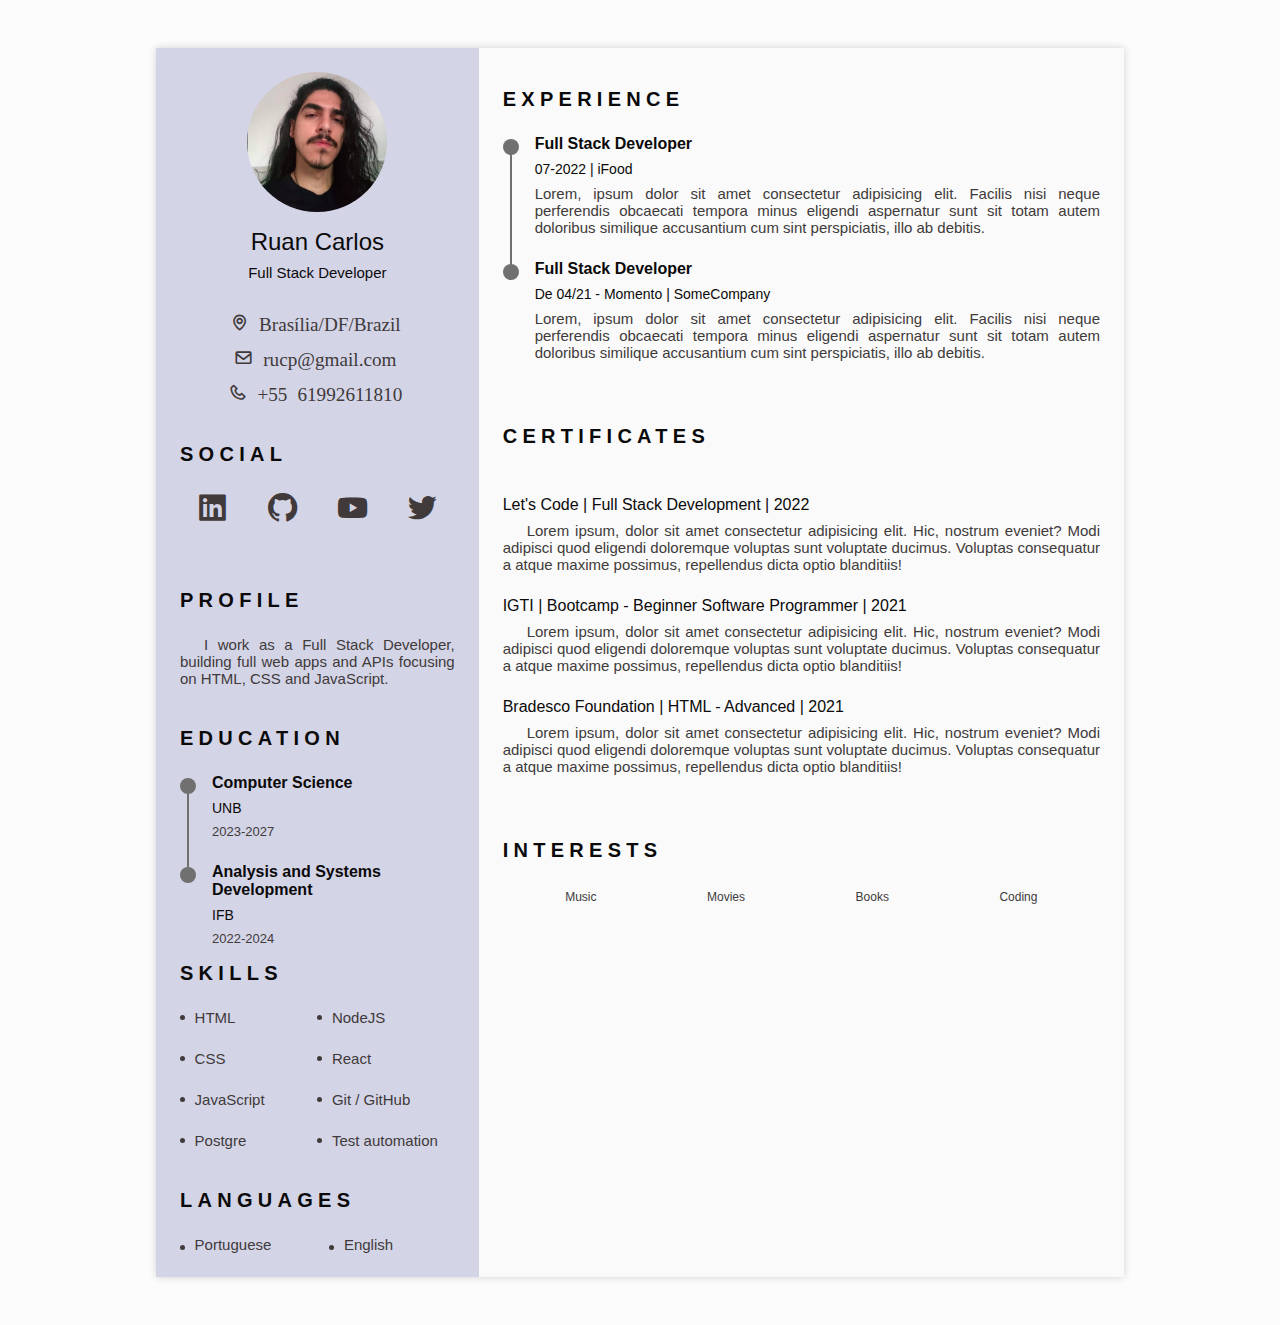
<file: index.html>
<!DOCTYPE html>
<html lang="pt-br">
<head>
    <meta charset="UTF-8">
    <meta http-equiv="X-UA-Compatible" content="IE=edge">
    <meta name="viewport" content="width=device-width, initial-scale=1.0">
    <title>Ruan Paulo CV</title>
    <!-- FONTES -->
    <link
      href="https://fonts.googleapis.com/css2?family=Lato:wght@400;700&family=Lora:wght@600&display=swap"
      rel="stylesheet"
    />

    <!-- BOX ICONS -->
    <link
      rel="stylesheet"
      href="https://cdn.jsdelivr.net/npm/boxicons@latest/css/boxicons.min.css"
    />

    <!-- ICONS FONT AWESOME TESTE -->
    <link rel="stylesheet" href="https://pro.fontawesome.com/releases/v5.10.0/css/all.css" integrity="sha384-AYmEC3Yw5cVb3ZcuHtOA93w35dYTsvhLPVnYs9eStHfGJvOvKxVfELGroGkvsg+p" crossorigin="anonymous"/>

    <!-- CSS -->
    <link rel="stylesheet" href="./src/assets/css/style.css">


</head>
<body>
<!-- HEADER / CABEÇALHO-->
<header class="l-header">
    <nav class="nav bd-container">
        <a href="#" class="nav-logo">Ruan Carlos</a>
        <div class="nav-menu" id="nav-menu">
            <ul class="nav-list">
                <li class="nav_item">
                    <a href="#home" class="nav_link">
                        <i class="nav_icon">Home</i>
                    </a>
                </li>

                <li class="nav_item">
                    <a href="#profile" class="nav_link">
                        <i class="nav_icon">Profile</i>
                    </a>
                </li>

                <li class="nav_item">
                    <a href="#education" class="nav_link">
                        <i class="nav_icon">Education</i>
                    </a>
                </li>

                <li class="nav_item">
                    <a href="#skills" class="nav_link">
                        <i class="nav_icon">Skills</i>
                    </a>
                </li>

                <li class="nav_item">
                    <a href="#experience" class="nav_link">
                        <i class="nav_icon">Experience</i>
                    </a>
                </li>

                <li class="nav_item">
                    <a href="#certificates" class="nav_link">
                        <i class="nav_icon">Certificates</i>
                    </a>
                </li>

                <li class="nav_item">
                    <a href="#interests" class="nav_link">
                        <i class="nav_icon">Interests</i>
                    </a>
                </li>
            </ul>
        </div>
         <!-- ADICIONA O TOGLE DE NAVEGAÇÃO -->
      <div class="nav__toggle" id="nav-toggle">
        <i class="bx bx-grid-alt"></i>
      </div>
    </nav>
</header>
<!-- FIM DO HEADER -->

<!-- INÍCIO MAIN -->
<main class="l_main bd-container">
    <div class="resume" id="area-curriculo">
        <div class="resume-left">
            <!-- HOME -->
            <section class="home" id="home">
                <div class="home-container section bd-grid">
                    <div class="home-data bd-grid">
                        <img src="./src/assets/img/perfil.png" alt="foto-ruan" class="home-img">
                        <h1 class="home-title">Ruan Carlos</h1>

                        <h3 class="home-profession">Full Stack Developer</h2>
                    </div>
                </div>
                <address class="home-address bd-grid">
                    <span class="home-information">
                        <i class="bx bx-map home_icon">&nbsp;<a href="https://goo.gl/maps/z3WyZZKy2Nbm7V7U7" target="_blank">Brasília/DF/Brazil</a></i>
                    </span>
                    <span class="home-information">
                        <i class="bx bx-envelope home_icon"><a href="mailto:rucp@gmail.com">&nbsp;rucp@gmail.com</a></i>
                    </span>
                    <span class="home-information">
                        <i class="bx bx-phone home_icon"><a href="tel:+5561992611810">&nbsp;+55 61992611810</a></i>
                    </span>
                </address>
            </section>
            <!-- SOCIAL -->
            <section class="social section">
                <h2 class="section-title">Social</h2>
                <div class="social-container bd-grid">
                    <a href="https://www.linkedin.com/in/rucp/" target="_blank" class="social-link"><i class="bx bxl-linkedin-square social-icon"></i></a>

                    <a href="https://github.com/rucp" target="_blank" class="social-link"><i class="bx bxl-github social-icon"></i></a>

                    <a href="https://www.youtube.com/channel/UCL4lhyopieQJTWhKc9r9Y0Q" target="_blank" class="social-link"><i class="bx bxl-youtube social-icon"></i></a>

                    <a href="#" class="social-link"><i class="bx bxl-twitter social-icon"></i></a>
                </div>
            </section>

            <!-- PROFILE -->
            <section class="profile section" id="profile">
                <h2 class="section-title">Profile</h2>
                <p class="profile-description">
                    I work as a Full Stack Developer, building full web apps and APIs focusing on HTML, CSS and JavaScript. 
                </p>
            </section>

            <!-- EDUCATION -->

            <section class="education" id="education">
                <h2 class="section-title">Education</h2>
                <!-- CONTAINER -->
                <div class="education-container bd-grid">
                        
                        <!-- CONTENT -->
                    <div class="education-content">

                        <div class="education-time">
                            <span class="education-rounder"></span>
                            <span class="education-line"></span>
                        </div>
                        

                        <div class="education-data bd-grid">

                            <h3 class="education-title">Computer Science</h3>
                            <span class="education-studies">UNB</span>
                            <span class="education-year">2023-2027</span>
                        </div>
                    </div>   

                    <div class="education-content">

                        <div class="education-time">
                            <span class="education-rounder"></span>
                        </div>
                        

                        <div class="education-data bd-grid">

                            <h3 class="education-title">
                                Analysis and Systems Development</h3>
                            <span class="education-studies">IFB</span>
                            <span class="education-year">2022-2024</span>
                        </div>
                    </div>   
                    
                        <!-- FIM CONTANT -->
                   
                </div>
                <!-- FIM CONTAINER -->
            </section>

            <!-- SKILLS -->
            <section class="skills" id="skills">
                <h2 class="section-title">Skills</h2>
                <div class="skills-content bd-grid">
                    <ul class="skills-data">
                        <li class="skills-name">
                            <span class="skills-circle">
                            </span> HTML
                        </li>
                        <li class="skills-name">
                            <span class="skills-circle">
                            </span> CSS
                        </li>
                        <li class="skills-name">
                            <span class="skills-circle">
                            </span> JavaScript
                        </li>
                        <li class="skills-name">
                            <span class="skills-circle">
                            </span> Postgre
                        </li>
                    </ul>
                    <ul class="skills-data">
                        <li class="skills-name">
                            <span class="skills-circle">
                            </span> NodeJS
                        </li>
                        <li class="skills-name">
                            <span class="skills-circle">
                            </span> React
                        </li>
                        <li class="skills-name">
                            <span class="skills-circle">
                            </span> Git / GitHub
                        </li>
                        <li class="skills-name">
                            <span class="skills-circle">
                            </span> Test automation
                        </li>
                    </ul>
                </div>
            </section> 

            <!-- LANGUAGES -->
            <section class="languages" id="languages">
                <h2 class="section-title">Languages</h2>
                <div class="languages-content bd-grid">
                    <ul class="languages-data">
                        <li class="languages-name">
                            <span class="languages-circle">
                            </span>Portuguese
                        </li>
                    </ul>
                    
                    <ul class="languages-data">
                        <li class="languages-name">
                            <span class="languages-circle">
                            </span>English
                        </li>
                    </ul>
                    
                </div>
            </section>
        </div>
            <!-- INICIO DO GRID BRANCO -->
        <div class="resume-right">
            <!-- INICIO EXPERIENCES -->
            <section class="experience section" id="experience">
                <h2 class="section-title">Experience</h2>
                <div class="experience-container bd-grid">
                    <div class="experience-content">

                        <div class="experience-time">
                            <span class="experience-rounder"></span>
                            <span class="experience-line"></span>
                        </div>
                        

                        <div class="experience-data bd-grid">

                            <h3 class="experience-title">Full Stack Developer</h3>
                            <span class="experience-company">07-2022 | iFood</span>
                            <p class="experience-description">Lorem, ipsum dolor sit amet consectetur adipisicing elit. Facilis nisi neque perferendis obcaecati tempora minus eligendi aspernatur sunt sit totam autem doloribus similique accusantium cum sint perspiciatis, illo ab debitis.</p>
                        </div>
                    </div>   

                    <div class="experience-content">

                        <div class="experience-time">
                            <span class="experience-rounder"></span>
                        </div>
                        

                        <div class="experience-data bd-grid">

                            <h3 class="experience-title">Full Stack Developer</h3>
                            <span class="experience-company">De 04/21 - Momento | SomeCompany</span>
                            <p class="experience-description">Lorem, ipsum dolor sit amet consectetur adipisicing elit. Facilis nisi neque perferendis obcaecati tempora minus eligendi aspernatur sunt sit totam autem doloribus similique accusantium cum sint perspiciatis, illo ab debitis.</p>
                        </div>
                    </div>   

                    
                </div>
            </section>

            <!-- CERTIFICATES -->
            <section class="certificates section" id="certificates">
                <div class="certificate-container bd-grid">
                    <h2 class="section-title">Certificates</h2>
                    <div class="certificate-content">
                        <h3 class="certificates-title">
                           Let's Code | Full Stack Development | 2022
                        </h3>
                        <p class="certificate-description">
                            Lorem ipsum, dolor sit amet consectetur adipisicing elit. Hic, nostrum eveniet? Modi adipisci quod eligendi doloremque voluptas sunt voluptate ducimus. Voluptas consequatur a atque maxime possimus, repellendus dicta optio blanditiis!
                        </p>
                    </div>

                    <div class="certificate-content">
                        <h3 class="certificates-title">
                            IGTI | Bootcamp - Beginner Software Programmer | 2021
                        </h3>
                        <p class="certificate-description">
                            Lorem ipsum, dolor sit amet consectetur adipisicing elit. Hic, nostrum eveniet? Modi adipisci quod eligendi doloremque voluptas sunt voluptate ducimus. Voluptas consequatur a atque maxime possimus, repellendus dicta optio blanditiis!
                        </p>
                    </div>

                    <div class="certificate-content">
                        <h3 class="certificates-title">
                            Bradesco Foundation | HTML - Advanced | 2021
                        </h3>
                        <p class="certificate-description">
                            Lorem ipsum, dolor sit amet consectetur adipisicing elit. Hic, nostrum eveniet? Modi adipisci quod eligendi doloremque voluptas sunt voluptate ducimus. Voluptas consequatur a atque maxime possimus, repellendus dicta optio blanditiis!
                        </p>
                    </div>
                </div>
            </section>

            <!-- INTERESTS -->

            <section class="interests section" id="interests">
                <h2 class="section-title">Interests</h2>

                <div class="interests-container bd-grid">
                    <div class="interests-content">
                        <i class="fas fa-music interests-icons"></i>
                        <span class="interests-name">Music</span>
                    </div>

                    <div class="interests-content">
                        <i class="fas fa-film interests-icons"></i>
                        <span class="interests-name">Movies</span>
                    </div>

                    <div class="interests-content">
                        <i class="fas fa-book interests-icons"></i>
                        <span class="interests-name">Books</span>
                    </div>

                    <div class="interests-content">
                        <i class="fas fa-code interests-icons"></i>
                        <span class="interests-name">Coding</span>
                    </div>

                </div>

            </section>
        </div>

    </div>

</main>

<!-- SCROLL TOP -->
<a href="#" class="scroll-top" id="scroll-top">
    <i class="bx bx-up-arrow-alt scroll-top-icon">

    </i>
</a>
</body>
</html>
</file>
<file: src/assets/css/style.css>
/* IMPORTANDO AS FONTES DO GOOGLE */
@import url("https://fonts.googleapis.com/css2?family=Lato:wght@400;700&family=Lora:wght@600&display=swap");

/* VARIÁVEIS NO CSS */

:root {
    --header-height: 3rem;
  
    /*========== Colors ==========*/
    --title-color: #0b0a0a;
    --text-color: #403a3a;
    --text-color-light: #707070;
    --container-color: #fafafa;
    --container-color-alt: #f0efef;
    --body-color: #fcfcfc;
  
    /*========== Font and typography ==========*/
    --body-font: "Poppins", sans-serif;
    --h1-font-size: 1.5rem;
    --h2-font-size: 1.25rem;
    --h3-font-size: 1rem;
    --normal-font-size: 0.938rem;
    --small-font-size: 0.875rem;
    --smaller-font-size: 0.813rem;
  
    /*========== Font weight ==========*/
    --font-medium: 500;
    --font-semi-bold: 600;
  
    /*========== Margin ==========*/
    --mb-1: 0.5rem;
    --mb-2: 1rem;
    --mb-3: 1.5rem;
  
    /*========== z index ==========*/
    --z-tooltip: 10;
    --z-fixed: 100;
  }

  /* BASE */

  *, ::before, ::after {
      box-sizing: border-box;
  }

  html {
    scroll-behavior: smooth;
  }

  .hidden {
      display: none;
  }

  body {
    margin: 0 0 var(--header-height) 0;
    padding: 0;
    font-family: var(--body-font);
    font-size: var(--normal-font-size);
    background-color: var(--body-color);
    color: var(--text-color)
}

h1, h2, h3, ul, p {
    margin: 0;
}


h1, h2, h3 {
  color: var(--title-color);
  font-weight: var(--font-medium);
}

ul {
  padding: 0;
  list-style: none;
}

a {
  text-decoration: none;
  color: var(--text-color);
}

img {
  max-width: 100%;
  height: auto;
}

.section {
  padding: 1.5rem 0;
}

.section-title {
  font-size: var(--h2-font-size);
  color: var(--title-color);
  font-weight: var(--font-semi-bold);
  text-transform: uppercase;
  letter-spacing: 0.33rem;
  text-align: center;
  margin-bottom: var(--mb-3);
}

/* LAYOUT */

.bd-container {
  max-width: 968px;
  width: calc(100% - 3rem);
  margin-left: var(--mb-3);
  margin-right: var(--mb-3);
}

.bd-grid {
  display: grid;
  gap: 1.5rem;
}

.l-header {
  width: 100%;
  position: fixed; 
  bottom: 0;
  left: 0;
  z-index: var(--z-fixed);
  background-color: var(--body-color);
  box-shadow: 0 -1px 4px 0 rgba(0,0,0,0.1);
  transition: 0.3s;
}

.nav {
  height: var(--header-height);
  display: flex;
  justify-content: space-between;
  align-items: center;
}

.nav-logo, .nav-toggle {
  color: var(--title-color);
  font-weight: var(--font-medium);
}

.nav-toggle {
  font-size: 1.2rem;
  cursor: pointer;
}

.nav-list {
  display: grid;
  grid-template-columns: repeat(3,1fr);
  gap: 2rem;
}

.nav_item {
  text-align: center;
}

.nav_link {
  display: flex;
  flex-direction: column;
  font-size: var(--small-font-size);
  color: var(--text-color-light);
  font-weight: var(--font-medium);
}

.nav_icon {
  font-size: 1.2rem;
  margin-bottom: var(--mb-1);
}


/* MEDIA QUERY CONFORME O TAMANHO DA TELA A SER VISUALIZADA */
@media screen and (max-width: 968px) {
  .nav-menu {
    position: fixed;
    bottom: -100%;
    left: 0;
    width: 100%;
    padding: 2rem 1.5rem;
    background-color: var(--body-color);
    box-shadow: 0 1px 4px rgba(0,0,0,0.1);
    border-radius: 1rem 1rem 0 0;
    z-index: var(--z-fixed);
    transition: 0.3s;
  }
}

.home {
  position: relative;
}

.home-container {
  gap: 3rem;
}

.home-data {
  gap: 0.5rem;
  text-align: center;
}

.home-img {
  width: 140px;
  height: 140px;
  border-radius: 50%;
  justify-self: center;
  margin-bottom: var(--mb-1);
}

.home-title {
  font-size: var(--h1-font-size);
}

.home-profession {
  font-size: var(--normal-font-size);
  margin-bottom: var(--mb-1);
}

.home-address {
  gap: 1rem;

}

.home-information {
  margin-left: auto;
  margin-right: auto;
  display: flex;
  align-items: center;
  text-align: center;
  
  font-size: var(--small-font-size);
}

.home_icon {
  font-size: 1.2rem;
  margin-right: 0.25rem;

}

/* SOCIAL */

.social-container {
  grid-template-columns: max-content;
  display: flex;
  align-items: center;
  justify-content: space-evenly;
  gap: 1rem;
}

.social-link {
  display: inline-flex;
  align-items: center;
  font-size: var(--small-font-size);
  color: var(--text-color)
}

.social-icon {
  font-size: 2.2rem;
  margin-left: 0.25rem;
  margin-right: 0.25rem;
}

.bxl-linkedin-square:hover {
  color: #0a66c2;
  transition: 0.25s ease-in-out;
}

.bxl-github:hover {
  color: black;
  transition: 0.25s ease-in-out;
}

.bxl-youtube:hover {
  color: #ed3b00;
  transition: 0.25s ease-in-out;
}

.bxl-twitter:hover {
  color: #1E9BF0;
  transition: 0.25s ease-in-out;
}

.profile-description {
  text-align: justify;
  text-indent: 1.5rem;
}

/* EDUCATION and EXPERIENCE */

.education-content,
.experience-content {
  display: flex;
}

.education-time, 
.experience-time {
  padding-right: 1rem;
}

.education-rounder,
.experience-rounder {
  position: relative;
  display: block;
  width: 16px;
  height: 16px;
  background-color: var(--text-color-light);
  border-radius: 50%;
  margin-top: 0.25rem;
}

.education-line,
.experience-line {
  display: block;
  width: 2px;
  height: 112%;
  background-color: var(--text-color-light);
  transform: translate(7px, 0);
}

.education-data, 
.experience-data {
  gap: 0.5rem;
}

.education-title,
.experience-title {
  font-size: var(--h3-font-size);
  font-weight: 600;
}

.education-studies,
.experience-company {
  font-size: var(--small-font-size);
  color: var(--title-color);
}

.education-year {
  font-size: var(--smaller-font-size);
}

/* EXPERIENCE */

.experience-description {
  text-align: justify;
}


/* SKILLS */

.skills-content {
  grid-template-columns: repeat(2, 1fr);
  gap: 0;
}

.skills-name {
  display: flex;
  align-items: center;
  margin-bottom: var(--mb-3);
}

.skills-circle,
.languages-circle {
  display: inline-block;
  width: 5px;
  height: 5px;
  border-radius: 50%;
  background-color: var(--text-color);
  margin-right: 0.60rem;
}


/* LANGUAGES */

.languages-content {
  grid-template-columns: repeat(2, 1fr);
}

.languages-name {
  margin-bottom: var(--mb-3);
}
/* CERTIFICATES */

.certificates-title {
  font-size: var(--h3-font-size);
  margin-bottom: var(--mb-1);
}

.certificate-description {
  text-align: justify;
  text-indent: 1.5rem;
}

/* INTERESTS */

.interests-container {
  grid-template-columns: repeat(3, 1fr);
  justify-content: space-evenly;
}

/* SCROLL */

.scroll-top {
  position: fixed;
  right: 1rem;
  bottom: -20%;
  display: flex;
  justify-content: center;
  align-items: center;
  padding: 0.3rem;
  background-color: var(red);
  border-radius: 0.4rem;
  z-index: var(--z-tooltip);
  transition: 0.4s;
  visibility: hidden;
}

.scroll-top-icon {
  font-size: 20px;
  color: crimson;
}

/* ESTILISANDO OS RESUMOS ESQUERDA E DIREITA */

@media screen and (min-width: 968px) {
  body {
    margin: 3rem 0;
  }

  .bd-container {
    margin-left: auto;
    margin-right: auto;
  }

  .l-header, 
  .scroll-top {
    display: none;
  }

  .resume {
    display: grid;
    grid-template-columns: 0.5fr 1fr;
    background-color: var(--container-color);
    box-shadow: 0 0 8px #0000002c;
  }
  
  .resume-left {
    background-color: rgba(138, 138, 192, 0.342);
  }
  
  .resume-right,
  .resume-left {
    padding: 0 1.5rem;
  }
  
  .section-title {
    text-align: initial;
    margin-top: var(--mb-2);
  }
  
  .interests-content {
    display: flex;
    flex-direction: column;
    align-items: center;
  }
  
  .interests-icons {
    font-size: 1.5rem;
    color: var(--text-color-light);
    margin-bottom: 0.25rem;
  }
  
  .interests-name {
    font-size: 0.75rem;
    text-align: center;
  }
  
  
  .interests-container {
    grid-template-columns: repeat(4, max-content);
    column-gap: 3rem;
  }
}
</file>
